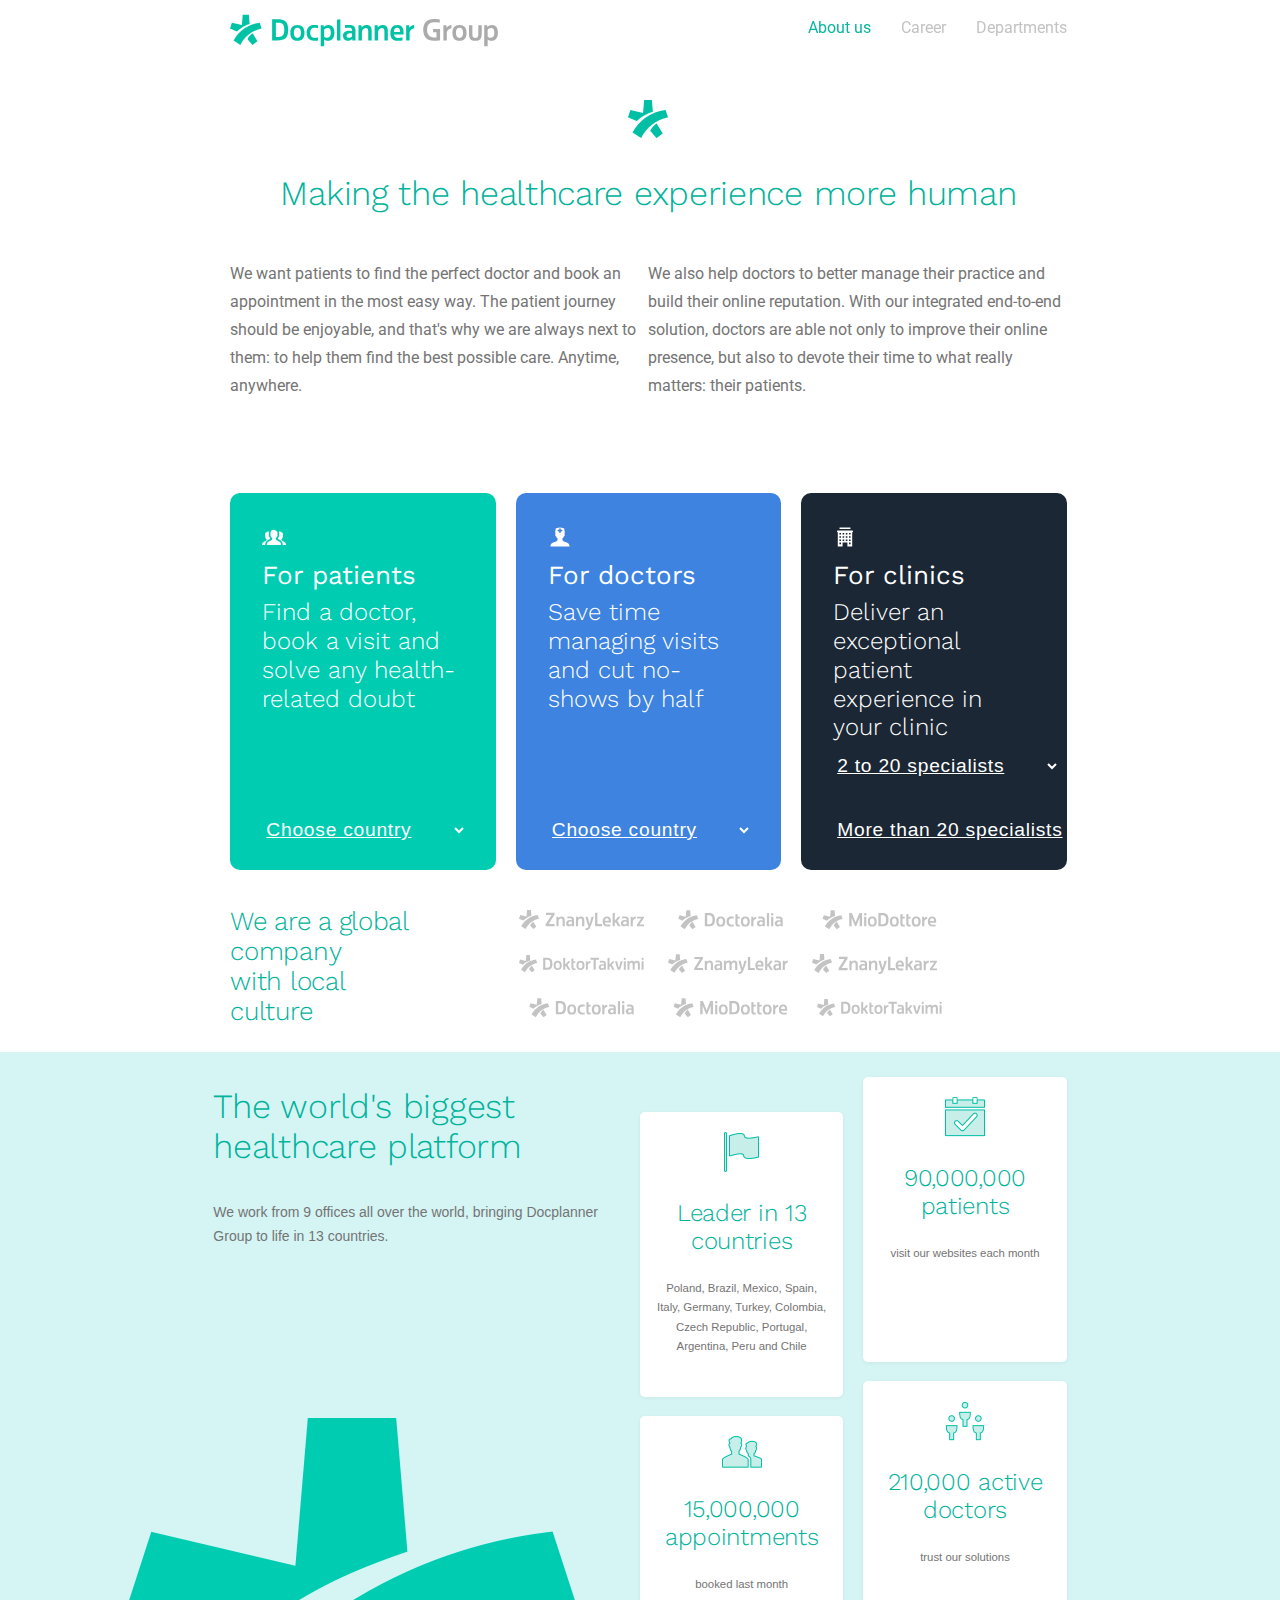
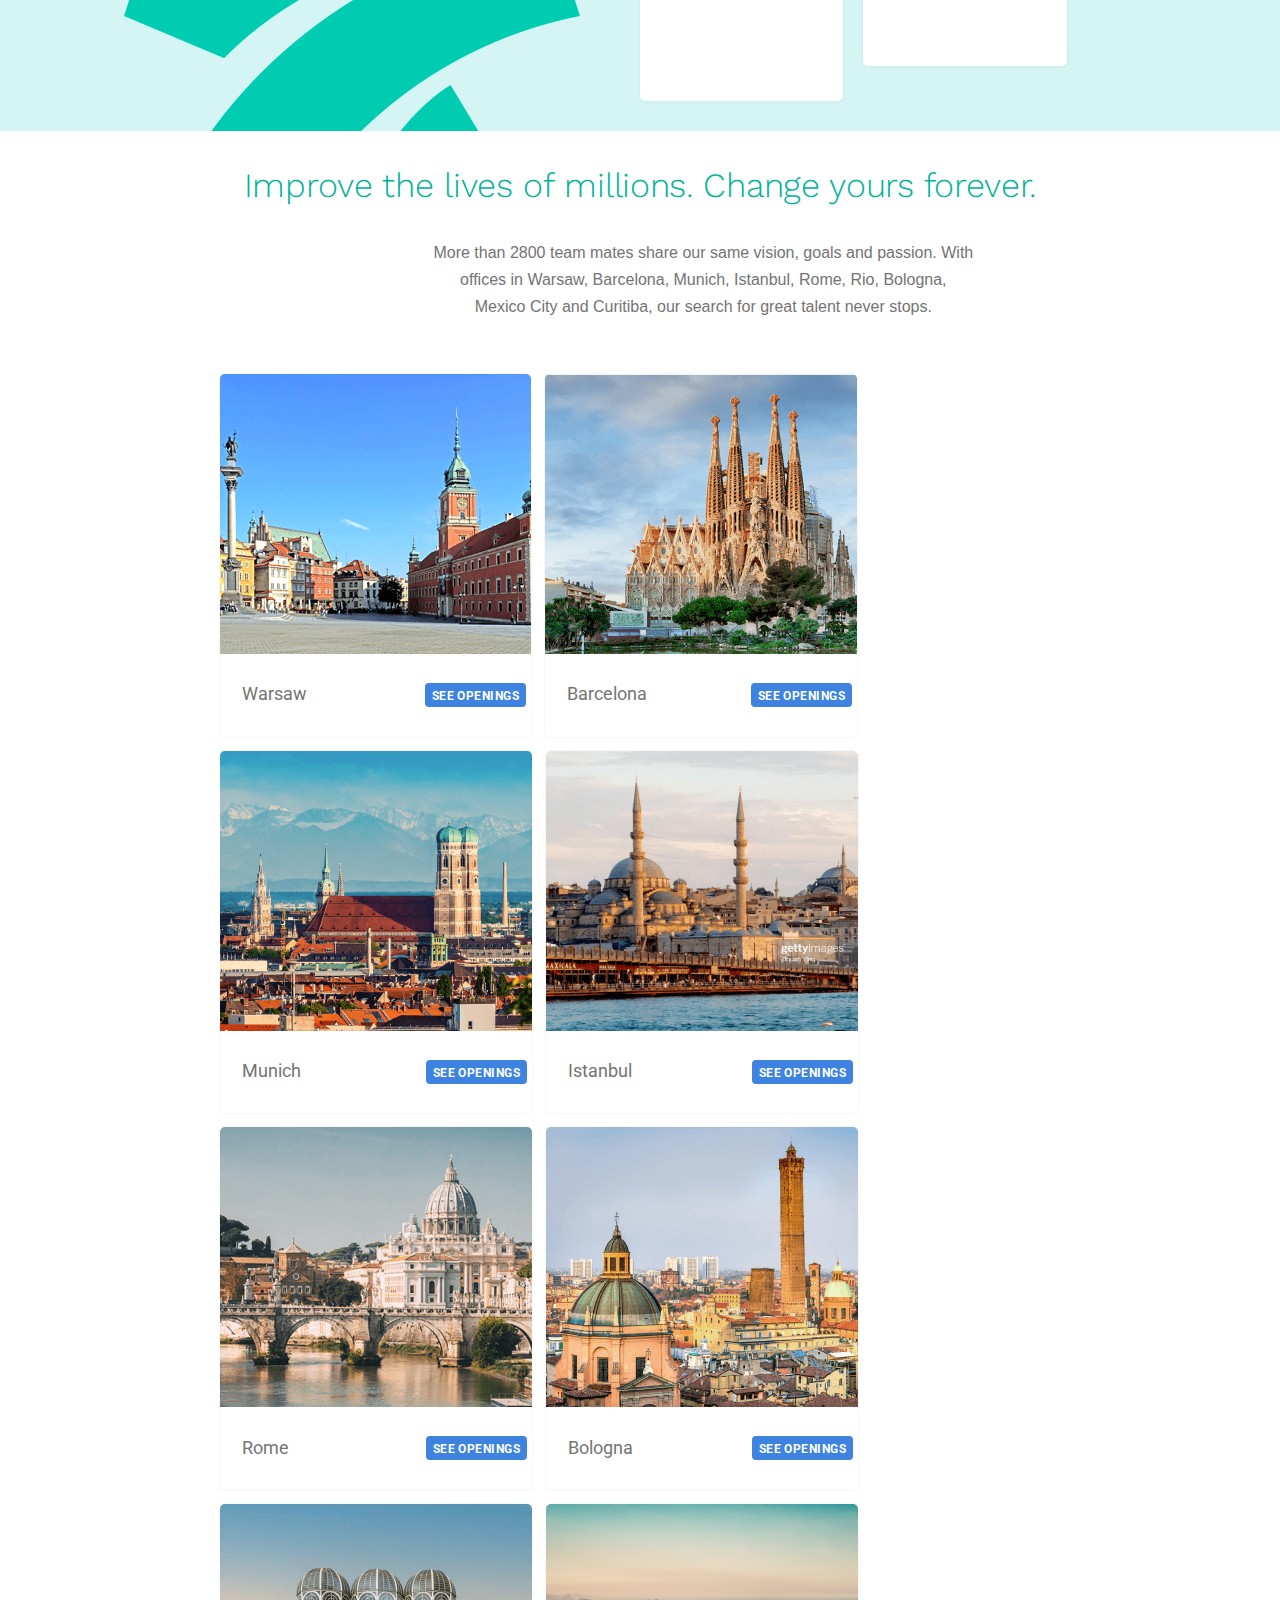
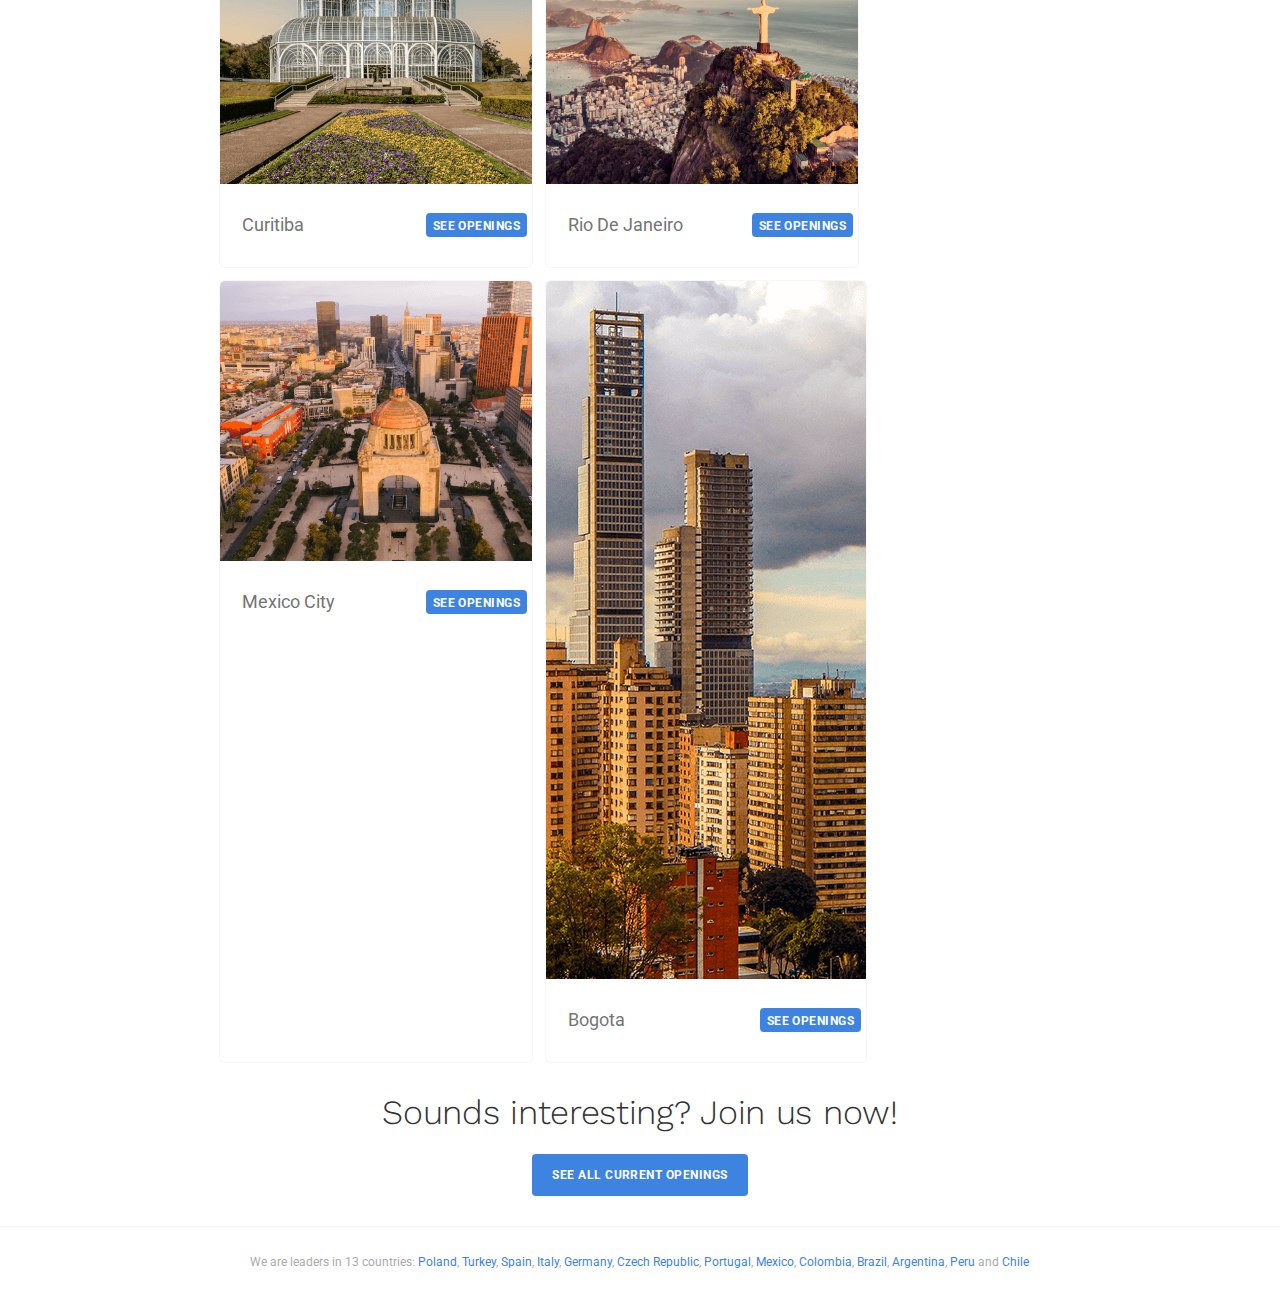
<file: index.html>
<!DOCTYPE html>
<html lang="en">
<head>
    <meta charset="UTF-8">
    <meta name="viewport" content="width=device-width, initial-scale=1.0">
    <link rel="stylesheet" href="css/style.css">
    <link rel="icon" type="image/ico" href="img/favicon/icon.png" >
    <!--Police-->
    <link rel="preconnect" href="https://fonts.googleapis.com">
    <link rel="preconnect" href="https://fonts.gstatic.com" crossorigin>
    <link href="https://fonts.googleapis.com/css2?family=Roboto:ital,wght@0,100;0,300;0,400;0,500;0,700;0,900;1,100;1,300;1,400;1,500;1,700;1,900&family=Work+Sans:ital,wght@0,100;0,200;0,300;0,400;0,500;0,600;0,700;0,800;0,900;1,100;1,200;1,300;1,400;1,500;1,600;1,700;1,800;1,900&display=swap" rel="stylesheet">
    <title>Docplanner Group</title>
</head>
<body>
    <header id="header">
        <nav class="nav container">
            <span class="nav-logo"><a href="#"><img src="img/logo_header.svg" alt="Logo Header"></a></span>
            <nav class="nav-menu">
                <ul class="">
                    <li><a href="" style="color: #0bb69f;">About us</a></li>
                    <li><a href="" >Career</a></li>
                    <li><a >Departments<br/></a>
                            <ul>
                                <li><a href="">Marketing &amp; PR</a></li>
                                <li><a href="">Customer Success & Sales</a></li>
                                <li><a href="">IT, Product, Data</a></li>
                                <li><a href="">Finance &amp; Administration</a></li>
                                <li><a href="">HR &amp; more</a></li>
                            </ul>
                    </li>
                </ul>
            </nav>
        </nav>
    </header>
    <main id="content">
        <section class="section-1 container">
            <span class="logosection-1" ><img src="img/logo_section-1.png"></span>
            <h1>Making the healthcare experience more human</h1>
            <div class="p-group">
                <div class="group1">
                    <p>
                        We want patients to find the perfect doctor and book an appointment in the most easy way. The patient journey should be enjoyable, and that's why we are always next to them: to help them find the best possible care. Anytime, anywhere.
                    </p>
                </div>
                <div class="group2">
                    <p>
                        We also help doctors to better manage their practice and build their online reputation. With our integrated end-to-end solution, doctors are able not only to improve their online presence, but also to devote their time to what really matters: their patients.
                    </p>
                </div>
            </div>
        </section>
        <section class="section-2 container">
            <div class="box-grid">
                <div class="box-1">
                    <div class="in-box-1">
                        <img src="img/icons/icon-patients.svg"/>
                        <h1>For patients</h1>
                        <h2>Find a doctor, book a visit and solve any health-related doubt</h2>
                    </div>
                    <div class="in-box-select">
                        <select>
                            <option>Choose country</option>
                            <option>Argentina</option>
                            <option>Brazil</option>
                            <option>Chile</option>
                            <option>Colombia</option>
                            <option>Czech</option>
                            <option>Germany</option>
                            <option>Italy</option>
                            <option>Mexico</option>
                            <option>Peru</option>
                            <option>Poland</option>
                            <option>Spain</option>
                            <option>Turkey</option>
                        </select>
                    </div>
                </div>
                <div class="box-2">
                    <div class="in-box-2">
                        <img src="img/icons/icon-doctors.svg"/>
                        <h1>For doctors</h1>
                        <h2>Save time managing visits and cut no-shows by half</h2>
                    </div>
                    <div class="in-box-select">
                            <select>
                                <option>Choose country</option>
                                <option>Argentina</option>
                                <option>Brazil</option>
                                <option>Chile</option>
                                <option>Colombia</option>
                                <option>Czech</option>
                                <option>Germany</option>
                                <option>Italy</option>
                                <option>Mexico</option>
                                <option>Peru</option>
                                <option>Poland</option>
                                <option>Spain</option>
                                <option>Turkey</option>
                            </select>
                    </div>
                </div>
                <div class="box-3">
                    <div class="in-box-3">
                        <img src="img/icons/icon-clinics.svg"/>
                        <h1>For clinics</h1>
                        <h2>Deliver an exceptional patient experience in your clinic</h2>
                    </div>
                    <div class="in-box-select">
                        <select>
                            <option>2 to 20 specialists</option>
                            <option>Brazil</option>
                            <option>Czech</option>
                            <option>Italy</option>
                            <option>Mexico</option>
                            <option>Poland</option>
                            <option>Spain</option>
                            <option>Turkey</option>
                        </select>
                    </div>
                    <div class="in-box-select">
                        <select>
                            <option>More than 20 specialists</option>
                            <option>Brazil mm chose</option>
                            <option>Italy mm chose</option>
                            <option>Mexico mm chose</option>
                            <option>Poland mm chose</option>
                            <option>Spain mm chose</option>
                        </select>
                    </div>
                </div>
            </div>
        </section>
        <section class="section-3 container">
            <div class="mark-grid">
                <div class="title-mark"><h1>We are a global<br>company<br>with local culture</h1></div>
                <div class="mark-all-logo">
                    <a href=""><svg xmlns="http://www.w3.org/2000/svg" width="125" height="20" viewBox="0 0 200 32">
						<path
							d="M189.018 10.678h10.762v2.132L192.736 23H200v2.89h-11.387v-2.103l7.02-10.22h-6.615v-2.89zm-10.347 0h3.012l.244 2.448h.032c.767-1.12 2.638-2.557 4.817-2.677v3.197c-3.174.62-4.63 2.725-4.63 4.634v7.61h-3.47V10.68h-.004zM165 10.38c1.51-.123 3.145-.16 4.725-.16 3.72 0 5.94 1.44 5.94 5.504v10.163h-3.12l-.156-1.52h-.042c-1.07 1.152-2.625 1.826-4.615 1.826-2.635 0-4.73-1.708-4.73-5.09 0-3.148 2.624-6.078 9.19-4.684v-.917c0-1.814-1.062-2.32-3.156-2.32-1.286 0-2.376.087-4.035.23L165 10.38zm7.193 8.445c-2.782-.71-5.564.16-5.564 2.31 0 1.43.94 2.267 2.353 2.203 1.113-.05 2.338-.54 3.207-1.31v-3.2l.003-.003zm-18.93 1.572v5.49h-3.47V4.992l3.47-.402V16.73c1.92-1.63 3.745-3.763 5.035-6.052h3.683c-1.288 2.508-2.83 4.672-4.718 6.522l5.13 8.69h-3.9l-3.81-6.46c-.473.376-.976.69-1.416.97h-.002zm-19.452-2.07v-.063c0-4.68 2.275-8.047 6.984-8.047 4.367 0 6.394 2.524 6.394 7.83 0 .56-.04 1.332-.1 1.902h-9.64c.247 2.142 1.497 3.422 4.06 3.422 1.622 0 3.146-.15 4.56-.335v2.906c-1.59.25-2.935.398-4.65.398-4.99 0-7.61-2.495-7.61-8.016l.003.003zm3.585-.96h6.27c0-2.38-.624-4.26-2.963-4.26-2.43 0-3.24 2.006-3.303 4.26h-.005zM121.7 4.59h3.793v17.853h7.46v3.444H121.7V4.59zm-15.44 6.088h3.67c.596 2.884 2.164 8.5 3.01 11.322h.063c.815-2.854 2.384-8.47 3.01-11.323h3.64c-1.13 4.324-3.877 12.7-4.955 15.21s-2.63 6.76-8.344 5.994v-2.73c2.646.15 4.05-.843 4.92-2.81-1.344-3.18-3.916-11.34-5.014-15.667v.005zm-15.137 0h3.02s.14 1.51.202 2.052h.04c.837-1.31 2.594-2.51 4.718-2.51 3.588 0 5.37 1.91 5.37 5.786v9.883h-3.47v-9.165c0-2.473-.953-3.442-2.824-3.31-1.7.12-3.59 2.056-3.59 4.478v8h-3.47V10.678h.003zm-13.67-.296c1.508-.124 3.143-.162 4.722-.162 3.72 0 5.94 1.438 5.94 5.502v10.165h-3.12l-.155-1.52h-.04c-1.07 1.152-2.625 1.826-4.615 1.826-2.636 0-4.73-1.708-4.73-5.09 0-3.148 2.623-6.078 9.19-4.684v-.917c0-1.814-1.063-2.32-3.157-2.32-1.286 0-2.376.087-4.035.23v-3.03zm7.192 8.444c-2.782-.71-5.565.16-5.565 2.31 0 1.426.947 2.264 2.36 2.2 1.11-.05 2.336-.543 3.205-1.312v-3.2.002zM59.86 10.678h3.02s.14 1.51.203 2.052h.04c.838-1.31 2.594-2.51 4.718-2.51 3.59 0 5.37 1.91 5.37 5.786v9.883h-3.47v-9.165c0-2.473-.95-3.442-2.82-3.31-1.694.12-3.585 2.056-3.585 4.478v8h-3.47V10.678h-.005zM43.156 4.592h13.682v2.875L47.39 22.44h9.606v3.444h-14.4v-2.94l9.47-14.913h-8.91V4.59v.004zm-25.44 20.025c.77-1.886 2.934-4.523 5.14-5.885l4.887 8.084-5.005 3.632-5.02-5.835-.002.004zM10.5 30.443l-6.89-4.43C8.828 16.263 18.574 9.32 30.03 8.027l1.918 5.91c-9.44 1.86-17.32 8.092-21.446 16.505H10.5zm1.503-20.065l.87-10.35h6.19l.786 9.36c-3.556 1.218-5.64 2.19-8.037 3.662a25.43 25.43 0 0 0-4.81 3.804L0 13.894l1.91-5.892 10.093 2.376z"/>
					</svg></a>

                    <a href=""><svg xmlns="http://www.w3.org/2000/svg" width="125" height="20" viewBox="0 0 167 32">
						<path
							d="M156.37 10.663c1.5-.125 3.13-.162 4.702-.162 3.705 0 5.914 1.434 5.914 5.48v10.125h-3.106l-.153-1.516h-.04c-1.066 1.145-2.614 1.815-4.597 1.815-2.625 0-4.712-1.7-4.712-5.07 0-3.133 2.614-6.05 9.154-4.662v-.913c0-1.806-1.06-2.31-3.146-2.31-1.28 0-2.365.086-4.018.228v-3.02l.002.005zm7.162 8.41c-2.77-.706-5.542.16-5.542 2.3 0 1.42.943 2.258 2.348 2.193 1.107-.05 2.328-.54 3.194-1.307v-3.19.002zm-11.568-8.117v15.15h-3.456v-15.13l3.456-.02zm-1.713-2.138a1.962 1.962 0 0 1-.088-3.923h.09a1.96 1.96 0 0 1 0 3.923zm-5.064-3.923v21.21h-3.457V5.295l3.456-.4zm-17.374 5.768c1.5-.125 3.13-.162 4.703-.162 3.705 0 5.916 1.434 5.916 5.48v10.125h-3.107l-.154-1.516h-.04c-1.067 1.145-2.614 1.815-4.597 1.815-2.625 0-4.71-1.7-4.71-5.07 0-3.133 2.612-6.05 9.15-4.662v-.913c0-1.806-1.06-2.31-3.144-2.31-1.28 0-2.368.086-4.02.228v-3.02.005zm7.163 8.41c-2.77-.706-5.54.16-5.54 2.3 0 1.42.94 2.258 2.35 2.193 1.106-.05 2.325-.54 3.19-1.307v-3.19.002zM116.7 10.955h2.99l.247 2.44h.03c.767-1.118 2.63-2.55 4.8-2.668v3.18c-3.16.62-4.61 2.715-4.61 4.618v7.58H116.7v-15.15zm-16.607 7.65v-.155c0-5.06 2.33-7.95 7.146-7.95 4.782 0 7.112 2.89 7.112 7.95v.157c0 5.062-2.33 7.95-7.113 7.95-4.817.002-7.147-2.887-7.147-7.95zm7.136-5.23c-2.446 0-3.575 1.66-3.575 5.13 0 3.47 1.13 5.1 3.574 5.1 2.446 0 3.544-1.626 3.544-5.1 0-3.472-1.098-5.13-3.545-5.13zM91.354 6.812l3.455-.4v4.546h3.54v2.804h-3.54v6.965c0 2.645.813 2.96 2.18 2.96.46-.01.916-.07 1.36-.187v2.852c-.614.133-1.44.21-1.982.21-3.954 0-5.013-1.93-5.013-5.417V6.81zm-10.54 11.72c.012 3.31 1.446 5.075 4.3 5.075 1.205 0 2.432-.15 3.544-.3v2.8a21.807 21.807 0 0 1-3.983.38c-4.257 0-7.46-2.345-7.472-7.956.013-5.61 3.215-7.954 7.472-7.954 1.554 0 3.068.195 3.98.38v2.798c-1.11-.15-2.337-.3-3.544-.3-2.853 0-4.287 1.766-4.297 5.075zm-20.064.077v-.156c0-5.06 2.33-7.95 7.147-7.95 4.783 0 7.113 2.89 7.113 7.95v.157c0 5.062-2.33 7.95-7.114 7.95-4.815.002-7.145-2.887-7.145-7.95zm7.14-5.23c-2.448 0-3.577 1.66-3.577 5.13 0 3.47 1.13 5.098 3.576 5.098 2.445 0 3.543-1.625 3.543-5.098s-1.098-5.13-3.544-5.13zM42.42 26.105V4.895h5.327c7.423 0 10.878 2.23 10.878 10.605 0 8.376-3.455 10.605-10.878 10.605H42.42zM54.657 15.5c0-4.77-.968-7.176-6.083-7.176h-2.37v14.35h2.37c5.115.002 6.083-2.406 6.083-7.174zm-37.012 9.34c.765-1.88 2.92-4.506 5.118-5.86l4.866 8.048-4.987 3.623-5-5.81h.002zm-7.188 5.8l-6.86-4.41c5.194-9.71 14.9-16.624 26.307-17.913l1.91 5.887c-9.402 1.853-17.25 8.06-21.357 16.437zm1.497-19.98L12.82.35h6.164l.783 9.322c-3.536 1.213-5.616 2.18-7.998 3.646a25.34 25.34 0 0 0-4.79 3.79L0 14.16l1.902-5.87 10.052 2.37z"/>
					</svg></a>

                    <a href=""><svg xmlns="http://www.w3.org/2000/svg" width="125" height="20" viewBox="0 0 182 32">
						<path
							d="M168.354 18.587v-.062c0-4.675 2.275-8.04 6.98-8.04 4.364 0 6.39 2.523 6.39 7.82 0 .562-.04 1.337-.1 1.907h-9.632c.248 2.14 1.496 3.42 4.057 3.42 1.62 0 3.14-.152 4.55-.336V26.2c-1.586.248-2.93.396-4.645.396-4.988 0-7.605-2.493-7.605-8.01h.004zm3.584-.96h6.265c0-2.377-.623-4.255-2.96-4.255-2.43 0-3.24 2.003-3.305 4.255zm-12.702-6.687h3.003l.24 2.446h.03c.77-1.12 2.638-2.555 4.816-2.675v3.192c-3.17.62-4.627 2.723-4.627 4.63v7.606h-3.47V10.94h.006zm-16.66 7.678v-.156c0-5.08 2.337-7.98 7.168-7.98 4.8 0 7.136 2.9 7.136 7.98v.156c0 5.08-2.337 7.978-7.136 7.978-4.83 0-7.168-2.898-7.168-7.978zm7.16-5.246c-2.455 0-3.588 1.666-3.588 5.145 0 3.48 1.133 5.115 3.588 5.115 2.453 0 3.556-1.63 3.556-5.115 0-3.485-1.103-5.145-3.556-5.145zm-15.9-6.59l3.467-.402v4.56h3.553v2.813h-3.553v6.99c0 2.65.816 2.967 2.188 2.967.462-.01.92-.073 1.366-.19v2.86c-.616.134-1.447.213-1.99.213-3.967 0-5.03-1.937-5.03-5.435V6.782zm-9.5 0l3.467-.402v4.56h3.553v2.813h-3.553v6.99c0 2.65.816 2.967 2.188 2.967.462-.01.92-.073 1.366-.19v2.86c-.616.134-1.447.213-1.99.213-3.967 0-5.03-1.937-5.03-5.435V6.782zm-16.72 11.836v-.156c0-5.08 2.337-7.98 7.168-7.98 4.8 0 7.136 2.9 7.136 7.98v.156c0 5.08-2.337 7.978-7.136 7.978-4.83 0-7.168-2.898-7.168-7.978zm7.16-5.246c-2.456 0-3.59 1.666-3.59 5.145 0 3.48 1.134 5.115 3.59 5.115s3.556-1.63 3.556-5.115c0-3.485-1.1-5.145-3.557-5.145zM89.225 26.14V4.86h5.343c7.442 0 10.91 2.236 10.91 10.64s-3.468 10.64-10.915 10.64H89.22h.005zM101.5 15.5c0-4.784-.97-7.2-6.104-7.2h-2.38v14.4h2.38c5.133 0 6.104-2.416 6.104-7.2zm-29.226 3.118v-.156c0-5.08 2.337-7.98 7.167-7.98 4.8 0 7.137 2.9 7.137 7.98v.156c0 5.08-2.337 7.978-7.137 7.978-4.83 0-7.167-2.898-7.167-7.978zm7.16-5.246c-2.455 0-3.588 1.666-3.588 5.145 0 3.48 1.133 5.115 3.588 5.115s3.557-1.63 3.557-5.115c0-3.485-1.1-5.145-3.557-5.145zm-9.554-2.432v15.2h-3.467V10.962l3.467-.022zm-1.718-2.144a1.968 1.968 0 1 1 0-3.936 1.968 1.968 0 0 1 0 3.936zm-8.88-3.91V4.86h3.796v21.28h-3.795V12.19l-.005.02-5.624 13.93h-1.672L46.36 12.21l-.005-.02v13.95H42.56V4.86h3.795v.026l.005-.026h.48l5.98 14.793L58.8 4.86h.48l.004.026zM17.704 24.87c.768-1.885 2.93-4.52 5.135-5.88l4.88 8.077-5 3.633-5.02-5.83h.004zm-7.212 5.82L3.61 26.264c5.212-9.74 14.95-16.678 26.395-17.97L31.92 14.2c-9.434 1.856-17.307 8.084-21.43 16.49h.002zm1.504-20.048L12.864.3h6.183l.785 9.354c-3.548 1.215-5.634 2.188-8.024 3.657a25.373 25.373 0 0 0-4.806 3.807L0 14.155l1.91-5.89 10.084 2.376h.002z"/>
					</svg></a>

                    <a href=""><svg xmlns="http://www.w3.org/2000/svg" width="125" height="20" viewBox="0 0 220 32">
						<path
							d="M219.238 10.94v15.2h-3.467V10.962l3.468-.022zm-1.718-2.144a1.97 1.97 0 0 1 0-3.936 1.968 1.968 0 0 1 0 3.936zm-14.49 4.16c1.008-1.355 2.735-2.473 4.83-2.473 3.456 0 4.907 1.97 4.907 5.78v9.876H209.3v-9.16c0-2.473-.718-3.42-2.517-3.31-1.75.11-3.203 1.874-3.203 4.475v7.994h-3.467v-9.16c0-2.473-.71-3.444-2.518-3.31-1.75.132-3.203 2.055-3.203 4.475v7.994h-3.468v-15.2h3.02s.14 1.51.2 2.05h.04c.837-1.31 2.313-2.507 4.487-2.507 2.255 0 3.656.836 4.36 2.473zm-15.107-2.016v15.2h-3.467V10.962l3.467-.022zm-1.718-2.144a1.97 1.97 0 1 1 0-3.938 1.97 1.97 0 0 1 0 3.938zm-17.14 2.144h3.667c.597 2.883 2.164 8.492 3.01 11.313h.063c.815-2.853 2.383-8.462 3.01-11.313h3.636c-1.13 4.324-3.46 11.99-4.725 15.2h-4.03c-1.263-3.183-3.532-10.875-4.63-15.2zm-9.788 9.715v5.484h-3.467V5.26l3.467-.4V16.99c1.918-1.63 3.742-3.762 5.033-6.05h3.68c-1.29 2.507-2.83 4.67-4.72 6.52l5.128 8.68h-3.9l-3.807-6.455c-.47.376-.974.69-1.413.97zm-16.975-10.01c1.507-.124 3.14-.16 4.72-.16 3.717 0 5.936 1.437 5.936 5.497V26.14h-3.118l-.155-1.52h-.04c-1.07 1.15-2.624 1.824-4.612 1.824-2.635 0-4.727-1.707-4.727-5.088 0-3.144 2.62-6.07 9.184-4.68v-.914c0-1.812-1.063-2.318-3.156-2.318-1.285 0-2.374.088-4.032.23v-3.03zm7.186 8.438c-2.78-.707-5.56.162-5.56 2.31 0 1.427.945 2.263 2.355 2.2 1.112-.05 2.335-.542 3.204-1.31v-3.2zM125.778 4.86h14.907V8.3h-5.558v17.84h-3.79V8.3h-5.557V4.86zm-8.08 6.08h3.003l.248 2.446h.03c.768-1.12 2.638-2.555 4.815-2.675v3.192c-3.172.62-4.628 2.723-4.628 4.63v7.606h-3.467V10.94zm-16.662 7.678v-.156c0-5.08 2.337-7.98 7.168-7.98 4.8 0 7.138 2.9 7.138 7.98v.156c0 5.08-2.338 7.978-7.138 7.978-4.83 0-7.168-2.898-7.168-7.978zm7.16-5.246c-2.455 0-3.59 1.666-3.59 5.145 0 3.48 1.135 5.115 3.59 5.115 2.454 0 3.557-1.63 3.557-5.115 0-3.485-1.103-5.145-3.558-5.145zm-15.928-6.59l3.468-.402v4.56h3.552v2.813h-3.552v6.99c0 2.65.814 2.967 2.187 2.967.46-.008.92-.07 1.365-.187v2.86c-.655.132-1.32.204-1.99.212-3.967 0-5.03-1.938-5.03-5.436V6.78zM81.295 20.655v5.484h-3.468V5.26l3.468-.4V16.99c1.918-1.63 3.742-3.762 5.032-6.05h3.68c-1.29 2.507-2.83 4.67-4.718 6.52l5.125 8.68h-3.9l-3.806-6.455c-.473.376-.976.69-1.416.97zm-20.34-2.037v-.156c0-5.08 2.336-7.98 7.167-7.98 4.8 0 7.137 2.9 7.137 7.98v.156c0 5.08-2.34 7.978-7.14 7.978-4.83 0-7.167-2.897-7.167-7.978h.002zm7.16-5.246c-2.456 0-3.59 1.666-3.59 5.145 0 3.48 1.134 5.115 3.59 5.115 2.454 0 3.556-1.63 3.556-5.115 0-3.485-1.1-5.145-3.555-5.145zM42.56 26.14V4.86h5.345c7.45 0 10.915 2.236 10.915 10.64s-3.466 10.64-10.915 10.64H42.56zM54.84 15.5c0-4.784-.972-7.2-6.105-7.2h-2.38v14.4h2.38c5.133 0 6.104-2.416 6.105-7.2zm-37.137 9.37c.768-1.885 2.93-4.52 5.135-5.88l4.882 8.077-5 3.633-5.017-5.83zm-7.212 5.82l-6.88-4.427c5.21-9.74 14.95-16.678 26.394-17.97L31.92 14.2c-9.434 1.857-17.307 8.084-21.43 16.49zm1.505-20.048L12.865.3h6.182l.785 9.354c-3.548 1.215-5.634 2.188-8.024 3.657a25.433 25.433 0 0 0-4.806 3.803L0 14.155l1.91-5.89 10.085 2.377z"/>
					</svg></a>

                    <a href=""><svg xmlns="http://www.w3.org/2000/svg" width="120" height="20" viewBox="0 0 195 32">
						<path
							d="M186.445 10.684h3l.244 2.445h.03c.768-1.12 2.635-2.555 4.81-2.674v3.19c-3.17.617-4.622 2.718-4.622 4.623v7.596h-3.463V10.684zm-13.416-.294c1.504-.124 3.136-.162 4.713-.162 3.713 0 5.928 1.436 5.928 5.492v10.146h-3.11l-.153-1.52h-.04c-1.068 1.15-2.62 1.823-4.606 1.823-2.63 0-4.72-1.705-4.72-5.08 0-3.14 2.617-6.066 9.17-4.676V15.5c0-1.81-1.06-2.315-3.15-2.315-1.283 0-2.37.087-4.026.23V10.39h-.005zm7.178 8.427c-2.776-.705-5.554.162-5.554 2.31 0 1.423.945 2.26 2.353 2.196 1.11-.05 2.333-.543 3.2-1.31v-3.196zm-18.896 1.57v5.48h-3.463V5.012l3.462-.4v12.116c1.918-1.628 3.74-3.757 5.027-6.042h3.675c-1.29 2.504-2.828 4.664-4.713 6.51l5.12 8.673h-3.896l-3.8-6.444c-.472.376-.975.69-1.415.97v-.005zm-19.414-2.066v-.06c0-4.67 2.27-8.032 6.973-8.032 4.36 0 6.386 2.52 6.386 7.814 0 .56-.04 1.334-.1 1.904h-9.62c.248 2.137 1.493 3.416 4.052 3.416 1.62 0 3.14-.152 4.55-.337v2.9c-1.583.248-2.928.396-4.64.396-4.98 0-7.596-2.49-7.596-8h-.004zm3.58-.956h6.257c0-2.375-.623-4.25-2.957-4.25-2.43 0-3.238 2-3.3 4.25zM129.815 4.61h3.785v17.818h7.445v3.438h-11.23V4.61zm-15.412 6.074h3.662c.596 2.88 2.16 8.483 3.006 11.3h.066c.814-2.848 2.38-8.45 3.006-11.3h3.63c-1.126 4.32-3.87 12.68-4.944 15.183-1.076 2.51-2.626 6.75-8.327 5.987v-2.728c2.64.15 4.043-.842 4.91-2.805-1.342-3.172-3.91-11.316-5.004-15.637h-.004zm-11.5 2.014c1.01-1.354 2.734-2.47 4.826-2.47 3.453 0 4.902 1.966 4.902 5.774v9.863h-3.46v-9.15c0-2.465-.717-3.41-2.514-3.3-1.747.11-3.2 1.87-3.2 4.47v7.984h-3.462v-9.15c0-2.468-.71-3.44-2.513-3.304-1.747.13-3.2 2.05-3.2 4.47v7.983h-3.46V10.685h3.014s.14 1.507.2 2.05h.04c.838-1.31 2.31-2.506 4.484-2.506 2.25 0 3.65.835 4.35 2.47l-.006-.002zm-25.6-2.31c1.505-.122 3.137-.16 4.713-.16 3.713 0 5.928 1.436 5.928 5.49v10.148H84.83l-.16-1.518h-.04c-1.067 1.15-2.62 1.822-4.605 1.822-2.633 0-4.723-1.704-4.723-5.08 0-3.14 2.62-6.064 9.172-4.674v-.912c0-1.81-1.06-2.315-3.15-2.315-1.284 0-2.37.088-4.027.23v-3.026l.006-.005zm7.178 8.43c-2.777-.706-5.555.16-5.555 2.308 0 1.424.945 2.26 2.354 2.197 1.11-.05 2.33-.543 3.2-1.31v-3.196.002zm-24.736-8.134h3.015s.134 1.507.2 2.05H63c.836-1.31 2.59-2.506 4.71-2.506 3.58 0 5.357 1.907 5.357 5.775v9.863h-3.463v-9.15c0-2.465-.95-3.432-2.818-3.3-1.692.12-3.578 2.05-3.578 4.47v7.984h-3.464V10.684zM43.07 4.61h13.657v2.87l-9.43 14.948h9.587v3.438H42.512v-2.93L51.965 8.05H43.07V4.61zM17.684 24.598c.767-1.882 2.927-4.515 5.13-5.874l4.875 8.07-4.998 3.628-5.01-5.824h.002zm-7.203 5.815L3.61 25.99C8.814 16.26 18.54 9.33 29.973 8.04l1.915 5.898c-9.428 1.858-17.29 8.078-21.407 16.475zm1.5-20.027l.87-10.33h6.175l.785 9.342c-3.544 1.217-5.628 2.186-8.016 3.654a25.36 25.36 0 0 0-4.8 3.797L0 13.895l1.906-5.882 10.075 2.372z"/>
					</svg></a>

                    <a href=""><svg xmlns="http://www.w3.org/2000/svg" width="125" height="20" viewBox="0 0 200 32">
						<path
							d="M189.018 10.678h10.762v2.132L192.736 23H200v2.89h-11.387v-2.103l7.02-10.22h-6.615v-2.89zm-10.347 0h3.012l.244 2.448h.032c.767-1.12 2.638-2.557 4.817-2.677v3.197c-3.174.62-4.63 2.725-4.63 4.634v7.61h-3.47V10.68h-.004zM165 10.38c1.51-.123 3.145-.16 4.725-.16 3.72 0 5.94 1.44 5.94 5.504v10.163h-3.12l-.156-1.52h-.042c-1.07 1.152-2.625 1.826-4.615 1.826-2.635 0-4.73-1.708-4.73-5.09 0-3.148 2.624-6.078 9.19-4.684v-.917c0-1.814-1.062-2.32-3.156-2.32-1.286 0-2.376.087-4.035.23L165 10.38zm7.193 8.445c-2.782-.71-5.564.16-5.564 2.31 0 1.43.94 2.267 2.353 2.203 1.113-.05 2.338-.54 3.207-1.31v-3.2l.003-.003zm-18.93 1.572v5.49h-3.47V4.992l3.47-.402V16.73c1.92-1.63 3.745-3.763 5.035-6.052h3.683c-1.288 2.508-2.83 4.672-4.718 6.522l5.13 8.69h-3.9l-3.81-6.46c-.473.376-.976.69-1.416.97h-.002zm-19.452-2.07v-.063c0-4.68 2.275-8.047 6.984-8.047 4.367 0 6.394 2.524 6.394 7.83 0 .56-.04 1.332-.1 1.902h-9.64c.247 2.142 1.497 3.422 4.06 3.422 1.622 0 3.146-.15 4.56-.335v2.906c-1.59.25-2.935.398-4.65.398-4.99 0-7.61-2.495-7.61-8.016l.003.003zm3.585-.96h6.27c0-2.38-.624-4.26-2.963-4.26-2.43 0-3.24 2.006-3.303 4.26h-.005zM121.7 4.59h3.793v17.853h7.46v3.444H121.7V4.59zm-15.44 6.088h3.67c.596 2.884 2.164 8.5 3.01 11.322h.063c.815-2.854 2.384-8.47 3.01-11.323h3.64c-1.13 4.324-3.877 12.7-4.955 15.21s-2.63 6.76-8.344 5.994v-2.73c2.646.15 4.05-.843 4.92-2.81-1.344-3.18-3.916-11.34-5.014-15.667v.005zm-15.137 0h3.02s.14 1.51.202 2.052h.04c.837-1.31 2.594-2.51 4.718-2.51 3.588 0 5.37 1.91 5.37 5.786v9.883h-3.47v-9.165c0-2.473-.953-3.442-2.824-3.31-1.7.12-3.59 2.056-3.59 4.478v8h-3.47V10.678h.003zm-13.67-.296c1.508-.124 3.143-.162 4.722-.162 3.72 0 5.94 1.438 5.94 5.502v10.165h-3.12l-.155-1.52h-.04c-1.07 1.152-2.625 1.826-4.615 1.826-2.636 0-4.73-1.708-4.73-5.09 0-3.148 2.623-6.078 9.19-4.684v-.917c0-1.814-1.063-2.32-3.157-2.32-1.286 0-2.376.087-4.035.23v-3.03zm7.192 8.444c-2.782-.71-5.565.16-5.565 2.31 0 1.426.947 2.264 2.36 2.2 1.11-.05 2.336-.543 3.205-1.312v-3.2.002zM59.86 10.678h3.02s.14 1.51.203 2.052h.04c.838-1.31 2.594-2.51 4.718-2.51 3.59 0 5.37 1.91 5.37 5.786v9.883h-3.47v-9.165c0-2.473-.95-3.442-2.82-3.31-1.694.12-3.585 2.056-3.585 4.478v8h-3.47V10.678h-.005zM43.156 4.592h13.682v2.875L47.39 22.44h9.606v3.444h-14.4v-2.94l9.47-14.913h-8.91V4.59v.004zm-25.44 20.025c.77-1.886 2.934-4.523 5.14-5.885l4.887 8.084-5.005 3.632-5.02-5.835-.002.004zM10.5 30.443l-6.89-4.43C8.828 16.263 18.574 9.32 30.03 8.027l1.918 5.91c-9.44 1.86-17.32 8.092-21.446 16.505H10.5zm1.503-20.065l.87-10.35h6.19l.786 9.36c-3.556 1.218-5.64 2.19-8.037 3.662a25.43 25.43 0 0 0-4.81 3.804L0 13.894l1.91-5.892 10.093 2.376z"/>
					</svg></a>

                    <a href=""><svg xmlns="http://www.w3.org/2000/svg" width="125" height="20" viewBox="0 0 167 32">
						<path
							d="M156.37 10.663c1.5-.125 3.13-.162 4.702-.162 3.705 0 5.914 1.434 5.914 5.48v10.125h-3.106l-.153-1.516h-.04c-1.066 1.145-2.614 1.815-4.597 1.815-2.625 0-4.712-1.7-4.712-5.07 0-3.133 2.614-6.05 9.154-4.662v-.913c0-1.806-1.06-2.31-3.146-2.31-1.28 0-2.365.086-4.018.228v-3.02l.002.005zm7.162 8.41c-2.77-.706-5.542.16-5.542 2.3 0 1.42.943 2.258 2.348 2.193 1.107-.05 2.328-.54 3.194-1.307v-3.19.002zm-11.568-8.117v15.15h-3.456v-15.13l3.456-.02zm-1.713-2.138a1.962 1.962 0 0 1-.088-3.923h.09a1.96 1.96 0 0 1 0 3.923zm-5.064-3.923v21.21h-3.457V5.295l3.456-.4zm-17.374 5.768c1.5-.125 3.13-.162 4.703-.162 3.705 0 5.916 1.434 5.916 5.48v10.125h-3.107l-.154-1.516h-.04c-1.067 1.145-2.614 1.815-4.597 1.815-2.625 0-4.71-1.7-4.71-5.07 0-3.133 2.612-6.05 9.15-4.662v-.913c0-1.806-1.06-2.31-3.144-2.31-1.28 0-2.368.086-4.02.228v-3.02.005zm7.163 8.41c-2.77-.706-5.54.16-5.54 2.3 0 1.42.94 2.258 2.35 2.193 1.106-.05 2.325-.54 3.19-1.307v-3.19.002zM116.7 10.955h2.99l.247 2.44h.03c.767-1.118 2.63-2.55 4.8-2.668v3.18c-3.16.62-4.61 2.715-4.61 4.618v7.58H116.7v-15.15zm-16.607 7.65v-.155c0-5.06 2.33-7.95 7.146-7.95 4.782 0 7.112 2.89 7.112 7.95v.157c0 5.062-2.33 7.95-7.113 7.95-4.817.002-7.147-2.887-7.147-7.95zm7.136-5.23c-2.446 0-3.575 1.66-3.575 5.13 0 3.47 1.13 5.1 3.574 5.1 2.446 0 3.544-1.626 3.544-5.1 0-3.472-1.098-5.13-3.545-5.13zM91.354 6.812l3.455-.4v4.546h3.54v2.804h-3.54v6.965c0 2.645.813 2.96 2.18 2.96.46-.01.916-.07 1.36-.187v2.852c-.614.133-1.44.21-1.982.21-3.954 0-5.013-1.93-5.013-5.417V6.81zm-10.54 11.72c.012 3.31 1.446 5.075 4.3 5.075 1.205 0 2.432-.15 3.544-.3v2.8a21.807 21.807 0 0 1-3.983.38c-4.257 0-7.46-2.345-7.472-7.956.013-5.61 3.215-7.954 7.472-7.954 1.554 0 3.068.195 3.98.38v2.798c-1.11-.15-2.337-.3-3.544-.3-2.853 0-4.287 1.766-4.297 5.075zm-20.064.077v-.156c0-5.06 2.33-7.95 7.147-7.95 4.783 0 7.113 2.89 7.113 7.95v.157c0 5.062-2.33 7.95-7.114 7.95-4.815.002-7.145-2.887-7.145-7.95zm7.14-5.23c-2.448 0-3.577 1.66-3.577 5.13 0 3.47 1.13 5.098 3.576 5.098 2.445 0 3.543-1.625 3.543-5.098s-1.098-5.13-3.544-5.13zM42.42 26.105V4.895h5.327c7.423 0 10.878 2.23 10.878 10.605 0 8.376-3.455 10.605-10.878 10.605H42.42zM54.657 15.5c0-4.77-.968-7.176-6.083-7.176h-2.37v14.35h2.37c5.115.002 6.083-2.406 6.083-7.174zm-37.012 9.34c.765-1.88 2.92-4.506 5.118-5.86l4.866 8.048-4.987 3.623-5-5.81h.002zm-7.188 5.8l-6.86-4.41c5.194-9.71 14.9-16.624 26.307-17.913l1.91 5.887c-9.402 1.853-17.25 8.06-21.357 16.437zm1.497-19.98L12.82.35h6.164l.783 9.322c-3.536 1.213-5.616 2.18-7.998 3.646a25.34 25.34 0 0 0-4.79 3.79L0 14.16l1.902-5.87 10.052 2.37z"/>
					</svg></a>

                    <a href=""><svg xmlns="http://www.w3.org/2000/svg" width="125" height="20" viewBox="0 0 182 32">
						<path
							d="M168.354 18.587v-.062c0-4.675 2.275-8.04 6.98-8.04 4.364 0 6.39 2.523 6.39 7.82 0 .562-.04 1.337-.1 1.907h-9.632c.248 2.14 1.496 3.42 4.057 3.42 1.62 0 3.14-.152 4.55-.336V26.2c-1.586.248-2.93.396-4.645.396-4.988 0-7.605-2.493-7.605-8.01h.004zm3.584-.96h6.265c0-2.377-.623-4.255-2.96-4.255-2.43 0-3.24 2.003-3.305 4.255zm-12.702-6.687h3.003l.24 2.446h.03c.77-1.12 2.638-2.555 4.816-2.675v3.192c-3.17.62-4.627 2.723-4.627 4.63v7.606h-3.47V10.94h.006zm-16.66 7.678v-.156c0-5.08 2.337-7.98 7.168-7.98 4.8 0 7.136 2.9 7.136 7.98v.156c0 5.08-2.337 7.978-7.136 7.978-4.83 0-7.168-2.898-7.168-7.978zm7.16-5.246c-2.455 0-3.588 1.666-3.588 5.145 0 3.48 1.133 5.115 3.588 5.115 2.453 0 3.556-1.63 3.556-5.115 0-3.485-1.103-5.145-3.556-5.145zm-15.9-6.59l3.467-.402v4.56h3.553v2.813h-3.553v6.99c0 2.65.816 2.967 2.188 2.967.462-.01.92-.073 1.366-.19v2.86c-.616.134-1.447.213-1.99.213-3.967 0-5.03-1.937-5.03-5.435V6.782zm-9.5 0l3.467-.402v4.56h3.553v2.813h-3.553v6.99c0 2.65.816 2.967 2.188 2.967.462-.01.92-.073 1.366-.19v2.86c-.616.134-1.447.213-1.99.213-3.967 0-5.03-1.937-5.03-5.435V6.782zm-16.72 11.836v-.156c0-5.08 2.337-7.98 7.168-7.98 4.8 0 7.136 2.9 7.136 7.98v.156c0 5.08-2.337 7.978-7.136 7.978-4.83 0-7.168-2.898-7.168-7.978zm7.16-5.246c-2.456 0-3.59 1.666-3.59 5.145 0 3.48 1.134 5.115 3.59 5.115s3.556-1.63 3.556-5.115c0-3.485-1.1-5.145-3.557-5.145zM89.225 26.14V4.86h5.343c7.442 0 10.91 2.236 10.91 10.64s-3.468 10.64-10.915 10.64H89.22h.005zM101.5 15.5c0-4.784-.97-7.2-6.104-7.2h-2.38v14.4h2.38c5.133 0 6.104-2.416 6.104-7.2zm-29.226 3.118v-.156c0-5.08 2.337-7.98 7.167-7.98 4.8 0 7.137 2.9 7.137 7.98v.156c0 5.08-2.337 7.978-7.137 7.978-4.83 0-7.167-2.898-7.167-7.978zm7.16-5.246c-2.455 0-3.588 1.666-3.588 5.145 0 3.48 1.133 5.115 3.588 5.115s3.557-1.63 3.557-5.115c0-3.485-1.1-5.145-3.557-5.145zm-9.554-2.432v15.2h-3.467V10.962l3.467-.022zm-1.718-2.144a1.968 1.968 0 1 1 0-3.936 1.968 1.968 0 0 1 0 3.936zm-8.88-3.91V4.86h3.796v21.28h-3.795V12.19l-.005.02-5.624 13.93h-1.672L46.36 12.21l-.005-.02v13.95H42.56V4.86h3.795v.026l.005-.026h.48l5.98 14.793L58.8 4.86h.48l.004.026zM17.704 24.87c.768-1.885 2.93-4.52 5.135-5.88l4.88 8.077-5 3.633-5.02-5.83h.004zm-7.212 5.82L3.61 26.264c5.212-9.74 14.95-16.678 26.395-17.97L31.92 14.2c-9.434 1.856-17.307 8.084-21.43 16.49h.002zm1.504-20.048L12.864.3h6.183l.785 9.354c-3.548 1.215-5.634 2.188-8.024 3.657a25.373 25.373 0 0 0-4.806 3.807L0 14.155l1.91-5.89 10.084 2.376h.002z"/>
					</svg></a>

                    <a href=""><svg xmlns="http://www.w3.org/2000/svg" width="125" height="20" viewBox="0 0 220 32">
						<path
							d="M219.238 10.94v15.2h-3.467V10.962l3.468-.022zm-1.718-2.144a1.97 1.97 0 0 1 0-3.936 1.968 1.968 0 0 1 0 3.936zm-14.49 4.16c1.008-1.355 2.735-2.473 4.83-2.473 3.456 0 4.907 1.97 4.907 5.78v9.876H209.3v-9.16c0-2.473-.718-3.42-2.517-3.31-1.75.11-3.203 1.874-3.203 4.475v7.994h-3.467v-9.16c0-2.473-.71-3.444-2.518-3.31-1.75.132-3.203 2.055-3.203 4.475v7.994h-3.468v-15.2h3.02s.14 1.51.2 2.05h.04c.837-1.31 2.313-2.507 4.487-2.507 2.255 0 3.656.836 4.36 2.473zm-15.107-2.016v15.2h-3.467V10.962l3.467-.022zm-1.718-2.144a1.97 1.97 0 1 1 0-3.938 1.97 1.97 0 0 1 0 3.938zm-17.14 2.144h3.667c.597 2.883 2.164 8.492 3.01 11.313h.063c.815-2.853 2.383-8.462 3.01-11.313h3.636c-1.13 4.324-3.46 11.99-4.725 15.2h-4.03c-1.263-3.183-3.532-10.875-4.63-15.2zm-9.788 9.715v5.484h-3.467V5.26l3.467-.4V16.99c1.918-1.63 3.742-3.762 5.033-6.05h3.68c-1.29 2.507-2.83 4.67-4.72 6.52l5.128 8.68h-3.9l-3.807-6.455c-.47.376-.974.69-1.413.97zm-16.975-10.01c1.507-.124 3.14-.16 4.72-.16 3.717 0 5.936 1.437 5.936 5.497V26.14h-3.118l-.155-1.52h-.04c-1.07 1.15-2.624 1.824-4.612 1.824-2.635 0-4.727-1.707-4.727-5.088 0-3.144 2.62-6.07 9.184-4.68v-.914c0-1.812-1.063-2.318-3.156-2.318-1.285 0-2.374.088-4.032.23v-3.03zm7.186 8.438c-2.78-.707-5.56.162-5.56 2.31 0 1.427.945 2.263 2.355 2.2 1.112-.05 2.335-.542 3.204-1.31v-3.2zM125.778 4.86h14.907V8.3h-5.558v17.84h-3.79V8.3h-5.557V4.86zm-8.08 6.08h3.003l.248 2.446h.03c.768-1.12 2.638-2.555 4.815-2.675v3.192c-3.172.62-4.628 2.723-4.628 4.63v7.606h-3.467V10.94zm-16.662 7.678v-.156c0-5.08 2.337-7.98 7.168-7.98 4.8 0 7.138 2.9 7.138 7.98v.156c0 5.08-2.338 7.978-7.138 7.978-4.83 0-7.168-2.898-7.168-7.978zm7.16-5.246c-2.455 0-3.59 1.666-3.59 5.145 0 3.48 1.135 5.115 3.59 5.115 2.454 0 3.557-1.63 3.557-5.115 0-3.485-1.103-5.145-3.558-5.145zm-15.928-6.59l3.468-.402v4.56h3.552v2.813h-3.552v6.99c0 2.65.814 2.967 2.187 2.967.46-.008.92-.07 1.365-.187v2.86c-.655.132-1.32.204-1.99.212-3.967 0-5.03-1.938-5.03-5.436V6.78zM81.295 20.655v5.484h-3.468V5.26l3.468-.4V16.99c1.918-1.63 3.742-3.762 5.032-6.05h3.68c-1.29 2.507-2.83 4.67-4.718 6.52l5.125 8.68h-3.9l-3.806-6.455c-.473.376-.976.69-1.416.97zm-20.34-2.037v-.156c0-5.08 2.336-7.98 7.167-7.98 4.8 0 7.137 2.9 7.137 7.98v.156c0 5.08-2.34 7.978-7.14 7.978-4.83 0-7.167-2.897-7.167-7.978h.002zm7.16-5.246c-2.456 0-3.59 1.666-3.59 5.145 0 3.48 1.134 5.115 3.59 5.115 2.454 0 3.556-1.63 3.556-5.115 0-3.485-1.1-5.145-3.555-5.145zM42.56 26.14V4.86h5.345c7.45 0 10.915 2.236 10.915 10.64s-3.466 10.64-10.915 10.64H42.56zM54.84 15.5c0-4.784-.972-7.2-6.105-7.2h-2.38v14.4h2.38c5.133 0 6.104-2.416 6.105-7.2zm-37.137 9.37c.768-1.885 2.93-4.52 5.135-5.88l4.882 8.077-5 3.633-5.017-5.83zm-7.212 5.82l-6.88-4.427c5.21-9.74 14.95-16.678 26.394-17.97L31.92 14.2c-9.434 1.857-17.307 8.084-21.43 16.49zm1.505-20.048L12.865.3h6.182l.785 9.354c-3.548 1.215-5.634 2.188-8.024 3.657a25.433 25.433 0 0 0-4.806 3.803L0 14.155l1.91-5.89 10.085 2.377z"/>
					</svg></a>

                </div>
            </div>
        </section>
    </main>
    <main class="content-2">
        <div class="section-4">
            <div class="in-section-4">
                <div class="section-4-title">
                    <h1>The world's biggest<br>healthcare platform</h1>
                    <p>We work from 9 offices all over the world, bringing Docplanner Group to life in 13 countries.</p>
                </div>
                <div class="section-4-card">
                        <div class="in-section-4-card">
                            <div class="card-left">
                                <div class="card">
                                    <img src="img/flag card.png" alt="">
                                    <h3>Leader in 13 countries</h3>
                                    <p>Poland, Brazil, Mexico, Spain, Italy, Germany, Turkey, Colombia, Czech Republic, Portugal, Argentina, Peru and Chile</p>
                                </div><br>
                                <div class="card">
                                    <img src="img/patients card.png" alt="">
                                    <h3>15,000,000 appointments</h3>
                                    <p>booked last month</p>
                                </div>
                            </div>
                            <div class="card-right">
                                    <div class="card">
                                        <img src="img/visits card.png" alt="">
                                        <h3>90,000,000 patients</h3>
                                        <p>visit our websites each month</p>
                                    </div><br>
                                    <div class="card">
                                        <img src="img/doctors card.png" alt="">
                                        <h3>210,000 active doctors</h3>
                                        <p>trust our solutions</p>
                                    </div>
                            </div>
                    </div>
                </div>
            </div>
        </div>
    </main>
    <main id="content">
        <div class="section-5 container">
            <div class="section-5-title">
                <h1>Improve the lives of millions. Change yours forever.</h1>
                <p>More than 2800 team mates share our same vision, goals and passion. With offices in Warsaw, Barcelona, Munich, Istanbul, Rome, Rio, Bologna, Mexico City and Curitiba, our search for great talent never stops.</p>
            </div>
            <div class="section-5-card">
                
                <div class="card-5">
                    <a href=""><img src="img/maps/warsaw.png" alt=""></a>
                    <div class="card-5-title">
                        <span class="card-5-titre">Warsaw</span>
                        <button class="card-5-btn">See openings</button>
                    </div>
                </div>
                <div class="card-5">
                    <a href=""><img src="img/maps/barcelona.png" alt=""></a>
                    <div class="card-5-title">
                        <span class="card-5-titre">Barcelona</span>
                        <button class="card-5-btn">See openings</button>
                    </div>
                </div>
                <div class="card-5">
                        <a href=""><img src="img/maps/munich.png" alt=""></a>
                        <div class="card-5-title">
                            <span class="card-5-titre">Munich</span>
                            <button class="card-5-btn">See openings</button>
                        </div>
                </div>
                <div class="card-5">
                    <a href=""><img src="img/maps/istanbul.png" alt=""></a>
                    <div class="card-5-title">
                        <span class="card-5-titre">Istanbul</span>
                        <button class="card-5-btn">See openings</button>
                    </div>
                </div>
                <div class="card-5">
                    <a href=""><img src="img/maps/rome.png" alt=""></a>
                    <div class="card-5-title">
                        <span class="card-5-titre">Rome</span>
                        <button class="card-5-btn">See openings</button>
                    </div>
                </div>
                <div class="card-5">
                    <a href=""><img src="img/maps/bologna.png" alt=""></a>
                    <div class="card-5-title">
                        <span class="card-5-titre">Bologna</span>
                        <button class="card-5-btn">See openings</button>
                    </div>
                </div>
                <div class="card-5">
                    <a href=""><img src="img/maps/curitiba.png" alt=""></a>
                    <div class="card-5-title">
                        <span class="card-5-titre">Curitiba</span>
                        <button class="card-5-btn">See openings</button>
                    </div>
                </div>
                <div class="card-5">
                    <a href=""><img src="img/maps/rio-janeiro.png" alt=""></a>
                    <div class="card-5-title">
                        <span class="card-5-titre">Rio De Janeiro</span>
                        <button class="card-5-btn">See openings</button>
                    </div>
                </div>
                <div class="card-5">
                    <a href=""><img src="img/maps/mexico-city.png" alt=""></a>
                    <div class="card-5-title">
                        <span class="card-5-titre">Mexico City</span>
                        <button class="card-5-btn">See openings</button>
                    </div>
                </div>
                <div class="card-5">
                    <a href=""><img src="img/maps/bogota.png" alt=""></a>
                    <div class="card-5-title">
                        <span class="card-5-titre">Bogota</span>
                        <button class="card-5-btn">See openings</button>
                    </div>
                </div>
            </div>
        </div>
        <div class="section-6 container">
            <div class="section-6-info">
                <h1>Sounds interesting? Join us now!</h1>
                <a href=""><button>See all current openings</button></a>
            </div>
        </div>
    </main>
    <footer id="footer">
        <div class="section-footer container">
            <p>We are leaders in 13 countries:
                <a href="">Poland</a>, 
                <a href="">Turkey</a>,
                <a href="">Spain</a>,
                <a href="">Italy</a>,
                <a href="">Germany</a>,
                <a href="">Czech Republic</a>,
                <a href="">Portugal</a>,
                <a href="">Mexico</a>,
                <a href="">Colombia</a>,
                <a href="">Brazil</a>,
                <a href="">Argentina</a>,
                <a href="">Peru</a>
                and
                <a href="">Chile</a>
            </p>
        </div>
    </footer>
</body>
</html>
</file>
<file: css/style.css>
body{
    background: hsla(0,0%,100%,.98);
    font-family: 'Roboto', 'Work sans', Arial, sans-serif;
    margin: 0;
    padding: 0;
    height: 3000px;
}
::selection {
    background-color: #00b39b;
    color: #ffffff;
    text-shadow: none;
}
/*----------------------header---------------------------*/
#header{
    background-color: hsla(0,0%,100%,.98);
    position: sticky;
    top: 0;
    left: 0;
    height: 70px;
    width: 100%;
    /*box-shadow: 0 -2px 10px 0 rgba(0,0,0,.15) ;*/
    display: grid;
    grid-template-columns: 1fr 4fr 1fr;
}
.container{
    grid-column: 2;
}
.nav{
    display: flex;
    justify-content: space-between;
}
.nav-logo{
    margin-left: 17px;
    padding-top: 14px;
}
.nav-logo img{
    width: 268px;
    height: 33px;
}
.nav-menu{
    
}
.nav-menu ul{
    display: flex;
}
.nav-menu ul li{
    display: flex;
    margin-left: 30px;
    font-size: 16px;
    line-height: 1.5;
    white-space: nowrap;
}
.nav-menu ul li a{
    text-decoration: none;
    cursor: pointer;
    color: #c3c3c3;
}
.nav-menu ul li a:hover{
    color: #0bb69f;
}
/*menu deroulant*/
.nav-menu ul li ul{
    display: none;
    background-color: #ffffff;
    box-shadow: 0 4px 6px rgba(0, 0, 0, 0.1), 0 6px 12px rgba(0, 0, 0, 0.1);
    z-index: 1;
    position: absolute;
    top:40px;
}
.nav-menu ul li ul li {
    display: block;
    margin-left: -40px;
    background-color: hsla(0,0%,100%,.98);
    padding-top: 7px;
}
.nav-menu ul li ul li a {
    display: block;
    top: 50%;
    height: 40px;
    margin: 10px;
    text-align: center;
}
.nav-menu ul li:hover ul{
    display: block;
}
.nav-menu ul li ul li:hover{
    background-color: #f4f1f1;
}
/*-------------------content-----------------------------*/
#content{
    display: grid;
    grid-template-columns: 1fr 4fr 1fr;
}
/*section 1*/
.section-1{
    margin-left: 17px;
    grid-column: 2;
}
.section-1 .logosection-1{
    display: flex;
    justify-content: center;
    padding-top: 30px;
}
.section-1 h1{
    font-size: 2.125rem;
    color: #00b39b;
    margin: 1em 0;
    font-family: 'work sans';
    font-weight: 300;
    letter-spacing: -.3px;
    text-align: center;
}
.p-group{
    display: grid;
    grid-template-columns: 2fr 2fr;
}
.p-group p{
    margin: 0.8em 0;
    line-height: 1.75;
    font-weight: 400;
    color: #747474;
    max-width: 485px;
}
.p-group .group1{
    grid-column: 1;
}
.p-group .group2{
    grid-column: 2;
}
/*section 2 */
.section-2{
    margin-left: 17px;
    grid-column: 2;
    padding-top: 80px;
}
.box-grid{
    display: grid;
    grid-template-columns: 1fr 1fr 1fr;
    grid-column-gap: 20px;
}
/*box 1--------*/
.box-grid .box-1{
    background: #00ccb1;
    border-radius: 10px;
    padding: 2em 2em 0;
    overflow: hidden;
    height: 345px;
    display: flex;
    flex-direction: column;
    justify-content: space-between;
    transition: all .2s ease 0s;
    grid-column: 1;
}
.box-grid .box-1:hover{
    background: #1ad3c2;
}
.in-box-1{
    font-family: work sans;
}
.in-box-1 h1{
    font-size: 1.625em;
    font-weight: 400;
    color: #fff;
    margin: 0.3em 0;
}
.in-box-1 h2{
    font-size: 1.5em;
    font-weight: 300;
    line-height: 1.2;
    margin: 0;
    color: #fff;
}
.in-box-select{
    padding-bottom: 20px;
}
.in-box-select select{
    width: 100%;
    background: transparent;
    border: 0;
    border-radius: 0;
    padding: 0 2em 0 0;
    -webkit-appearance:listbox;
    outline: 0;
    text-transform: none;
    text-decoration: underline;
    font-weight: 400;
    letter-spacing: .04em;
    font-size: 1.2rem;
    cursor: pointer;
    color: #ffffff;
    height: 40px;
    width: auto;
}
.in-box-select select option{
    font-size: 1rem;
    line-height: 1.2;
    color: #333;
}
/*box 2--------*/
.box-grid .box-2{
    background: #3d83df;
    border-radius: 10px;
    padding: 2em 2em 0;
    overflow: hidden;
    height: 345px;
    display: flex;
    flex-direction: column;
    justify-content: space-between;
    transition: all .2s ease 0s;
    grid-column: 2;
}
.box-grid .box-2:hover{
    background: #4a92eb;
}
.in-box-2{
    font-family: work sans;
}
.in-box-2 h1{
    font-size: 1.625em;
    font-weight: 400;
    color: #fff;
    margin: 0.3em 0;
}
.in-box-2 h2{
    font-size: 1.5em;
    font-weight: 300;
    line-height: 1.2;
    margin: 0;
    color: #fff;
}
/*box 3--------*/
.box-grid .box-3{
    background: #1b2734;
    border-radius: 10px;
    padding: 2em 2em 0;
    overflow: hidden;
    height: 345px;
    display: flex;
    flex-direction: column;
    justify-content: space-between;
    transition: all .2s ease 0s;
    grid-column: 3;
}
.box-grid .box-3:hover{
    background: #2c3e50;
}
.in-box-3{
    font-family: work sans;
}
.in-box-3 h1{
    font-size: 1.625em;
    font-weight: 400;
    color: #fff;
    margin: 0.3em 0;
}
.in-box-3 h2{
    font-size: 1.5em;
    font-weight: 300;
    line-height: 1.2;
    margin: 0;
    color: #fff;
}
/*section 3*/
.section-3{
    margin-left: 17px;
    grid-column: 2;
    padding-top: 30px;
}
.mark-grid{
    display: grid;
    grid-template-columns: 1fr 3fr;
}
.section-3 .mark-grid .title-mark{
    grid-column: 1;
}
.section-3 .mark-grid .title-mark h1{
    margin: 1em 0;
    font-family: Work Sans;
    font-weight: 300;
    letter-spacing: -.3px;
    color: #00b39b;
    float: left;

    font-size: 26px;
    margin: 0.25em 0 0.35em;
    padding-right: 1em;
}
.section-3 .mark-grid .mark-all-logo{
    grid-column: 2;
    padding-left: 70px;
    padding-bottom: 20px;
}
..mark-all-logo{
    
}
.mark-all-logo svg{
    margin: 10px;
    fill: #c3c3c3;
}
.mark-all-logo svg:hover{
    fill: #0bb69f;
}
/*section 4*/
.content-2{
    background-color: #d5f5f5;
    background-image: url(../img/logo_section\ 4.png);
    background-position: 15% 150%;
    background-repeat:no-repeat;
    width: 100%;
    display: grid;
    grid-template-columns: 1fr 4fr 1fr;
    padding-bottom: 30px;
}
.section-4{
    grid-column: 2;
}
.in-section-4{
    display: grid;
    grid-template-columns: 2fr 2fr;
}
.in-section-4 .section-4-title{
    grid-column: 1;
}
.section-4-title h1{
    font-size: 2.125rem;
    color: #00b39b;
    margin: 1em 0;
    font-family: Work Sans;
    font-weight: 300;
    letter-spacing: -.3px;
}
.section-4-title p{
    max-width: 415px;
    font-size: .875em;
    font-weight: 400;
    font-family: arial;
    line-height: 1.7142857143;
    color: #747474 ;
}
.in-section-4 .section-4-card{
    grid-column: 2;
}
.in-section-4-card{
    display: grid;
    grid-template-columns: 1fr 1fr;
    grid-column-gap: 20px;
}
.in-section-4-card .card-left{
    grid-column: 1;
    padding-top: 60px;
}
.in-section-4-card .card-right{
    grid-column: 2;
    padding-top: 25px;
}
.card{
    background: #fff;
    border-radius: 5px;
    box-shadow: 0 1px 4px 0 rgba(0,0,0,.05);
    height: 250px;
    padding: 15px;
    padding-top: 20px;
    text-align: center;
    font-size: .8125em;
}
.card h3{
    color: #00b39b;
    margin: 0.5em 0;
    font-size: 1.5rem;
    margin: 1em 0;
    font-family: Work Sans;
    font-weight: 300;
    letter-spacing: -.3px;
}
.card p{
    max-width: 415px;
    font-size: .875em;
    font-weight: 400;
    font-family: arial;
    line-height: 1.7142857143;
    color: #747474 ;
}
/*section 5 */
.section-5{
    grid-column: 2;
}
.section-5-title{
}
.section-5-title h1{
    font-size: 34px;
    color: #00b39b;
    margin: 1em 0;
    font-family: 'work sans';
    font-weight: 300;
    letter-spacing: -.3px;
    text-align: center;

}
.section-5-title p{
    color: #747474;
    max-width: 540px;
    font-weight: 400;
    font-family: arial;
    line-height: 1.7142857143;
    padding-left: 220px;
    text-align: center;
}
.section-5-card{
    padding-top: 30px;
    display: flex;
    flex-wrap: wrap;
}
.card-5{
    background: #ffffff;
    border: 1px solid rgba(0,0,0,.03);
    border-radius: 6px;
    overflow: hidden;
    max-width: 320px;
    height: auto;
    color: #747474;
    margin: 6px;
    outline: 0;
    padding-bottom: 5px;
}
.card-5:hover{
    box-shadow: 0 4px 6px rgba(0, 0, 0, 0.1), 0 6px 12px rgba(0, 0, 0, 0.1);
    border: 1px solid rgba(0,0,0,.03);
}
.card-5-title{
    vertical-align: middle;
    display: flex;
    justify-content: space-between;
    align-items: center;
    padding-right: 5px;
}
.card-5-titre{
    font-size: 18px;
    font-weight: 400;
    line-height: 1.7;
    padding: 1.2em;
}
.card-5-btn{
    outline: 0;
    border: 0;
    border-radius: 4px;
    padding: 7px;
    padding-bottom: 5px;
    background: #3d83df;
    font-family: Roboto;
    line-height: 1em;
    color: #ffffff;
    font-weight: 700;
    letter-spacing: .04em;
    font-size: .75rem;
    text-align: center;
    text-decoration: none;
    text-transform: uppercase;
    cursor: pointer;
    transition: all .2s ease 0s;
}
.card-5-btn:hover{
    background: #0056b3;
}
/*section 6 */
.section-6{
    grid-column: 2;
}
.section-6-info{
    text-align: center;
    padding-bottom: 30px;
}
.section-6-info h1{
    font-size: 34px;
    font-family: 'Work sans';
    color: #333;
    font-weight: 300;
    letter-spacing: -.3px;
    text-align: center;
}
.section-6-info button{
    outline: 0;
    border: 0;
    border-radius: 4px;
    padding: 15px 20px;
    background: #3d83df;
    font-family: Roboto;
    line-height: 1em;
    color: #fff;
    font-weight: 700;
    letter-spacing: .04em;
    font-size: .75rem;
    text-align: center;
    text-decoration: none;
    text-transform: uppercase;
    transition: all .2s ease 0s;
    cursor: pointer;
}
.section-6-info button:hover{
    background: #0056b3;
}
/*-------------------footer-----------------------------*/
#footer{
    display: grid;
    grid-template-columns: 1fr 4fr 1fr;
    border-top: 1px solid #eef2f2;
    text-align: center;
    padding: 1em 0;
}
.section-footer{
    grid-column: 2;
}
.section-footer p{
    font-size: 12px;
    color: #ababab;
    text-align: center;
}
.section-footer p a{
    text-decoration: none;
    color: #3d83df;
    outline: 0;
}
.section-footer p a:hover{
    text-decoration: underline;
}
</file>
